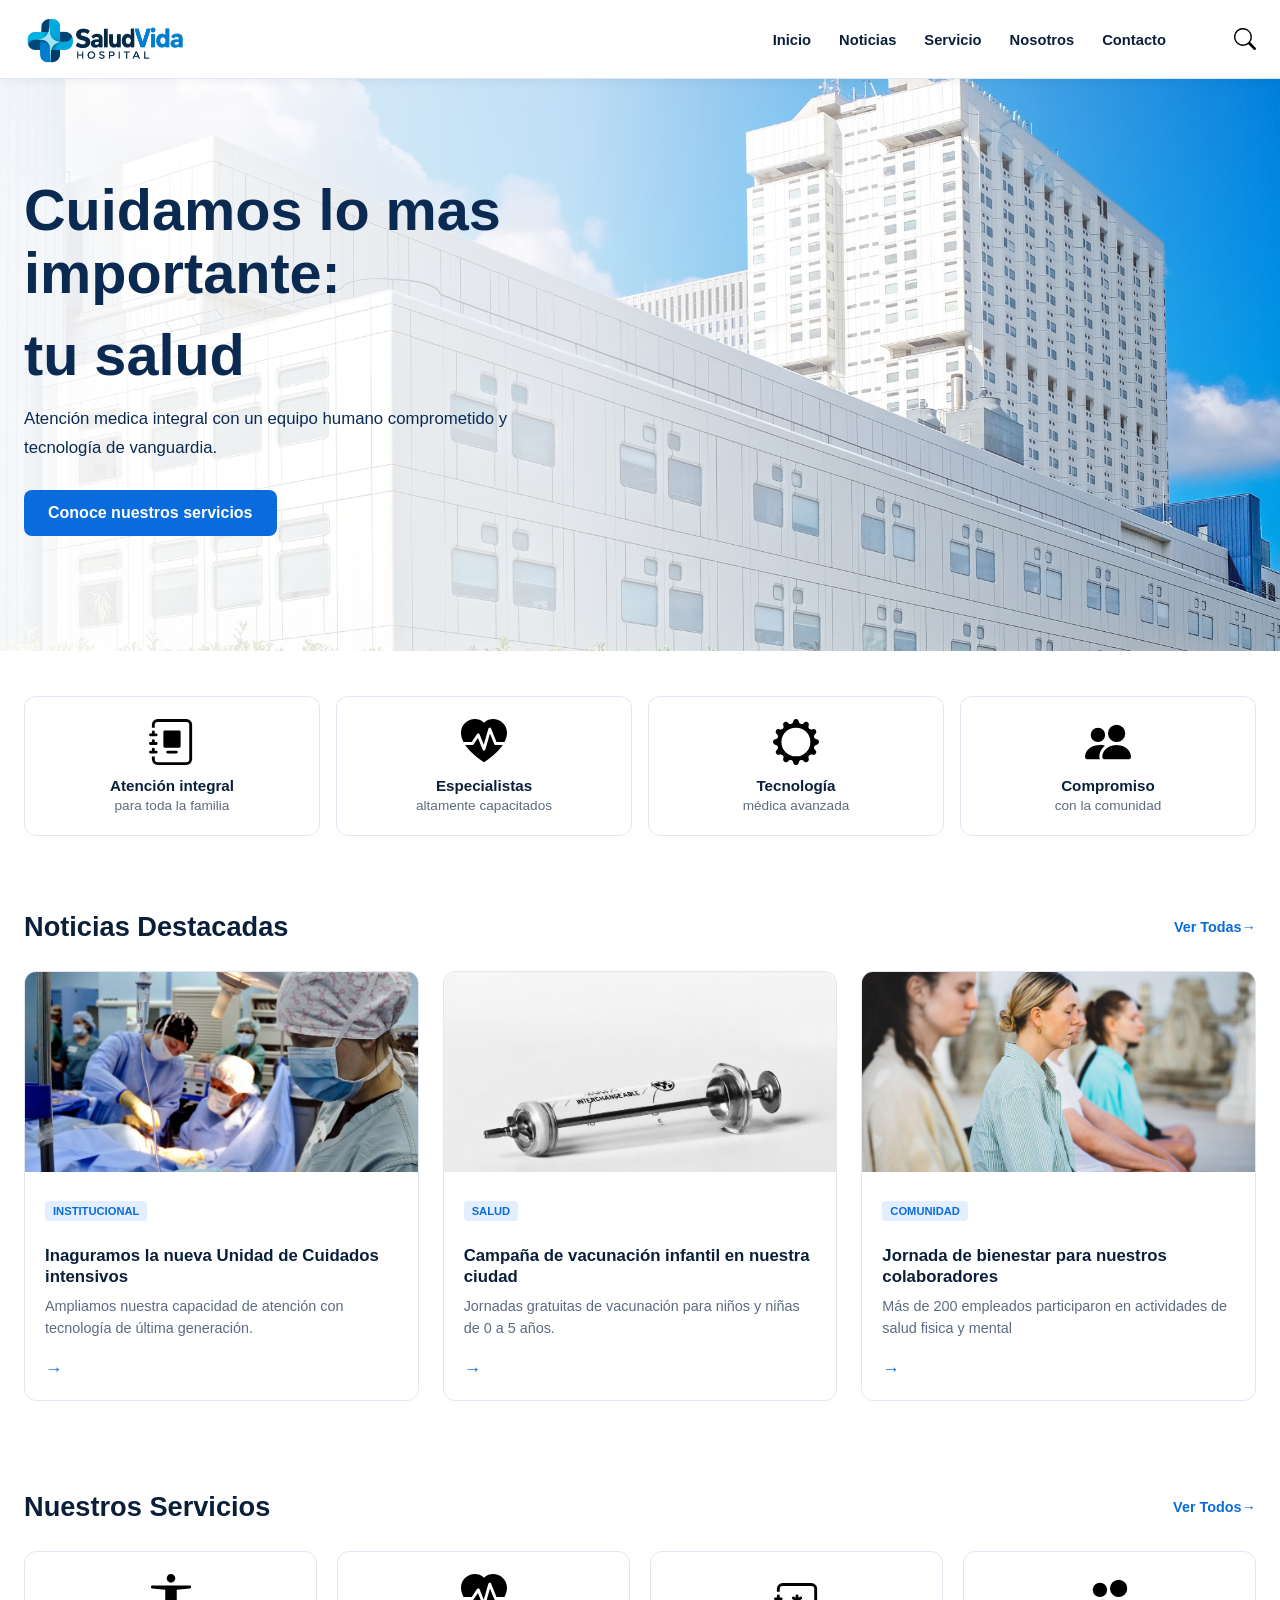
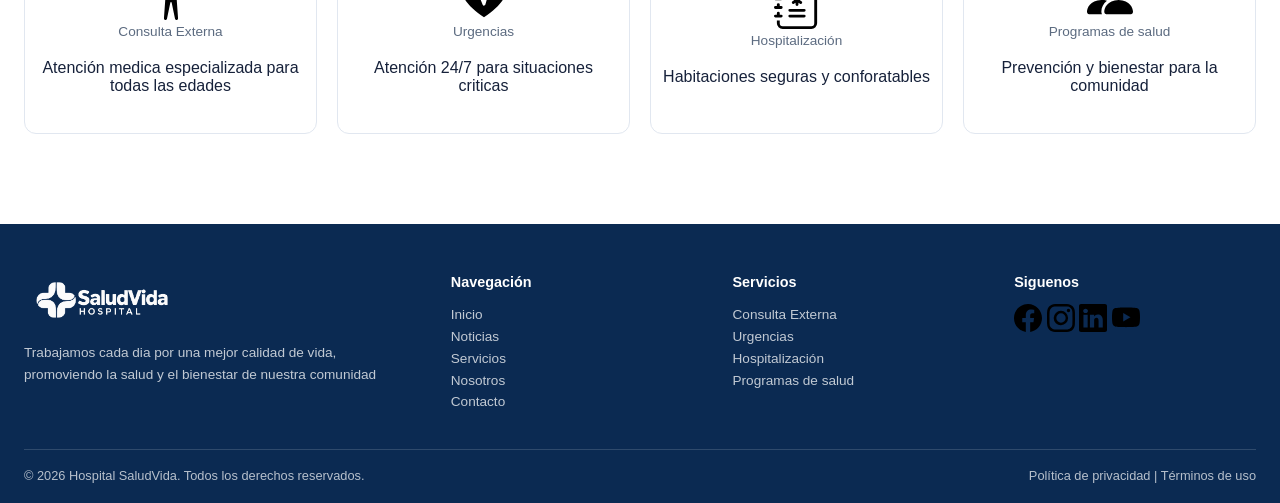
<file: Examen1/index.html>
<!DOCTYPE html>
<html lang="es">
<head>
    <meta charset="UTF-8">
    <meta name="viewport" content="width=device-width, initial-scale=1.0">
    <title>SaludVida Hospital</title>
    <link rel="stylesheet" href="css/styles.css">
</head>
<body>
    <div class="header">
        <div class="container cont-header">
            <a class="brand" href="index.html">
                <img alt="SaludVida" class="brand_logo" src="./img/logos/logo-saludvida-header.png">
            </a>
            <nav class="nav" aria-label="Navegacion principal">
                <a href="#">Inicio</a>
                <a href="#">Noticias</a>
                <a href="#">Servicio</a>
                <a href="#">Nosotros</a>
                <a href="#">Contacto</a>
            </nav>
            <a class="search" href="">
                <img alt="buscar" class="brand_search" src="./img/icons/search.svg">
            </a>
        </div>
    </div>
    <main>
        <section class="hero">
            <div class="container hero_grid">
                <div class="hero-copy">
                    <h1>Cuidamos lo mas importante:</h1>
                    <h1>tu salud</h1>
                    <p class="hero-desc">Atención medica integral con un equipo humano comprometido
                    y tecnología de vanguardia.</p>
                </div>
                <div class="hero-actions">
                    <a class="first-action" href="#">Conoce nuestros servicios</a>
                </div>
            </div>

        </div>
        </section>
        <section class="standards" id="estandares">
            <div class="container standards-grid">
                <article class="standard">
                    <img alt="" class="st_logo" src="./img/icons/journal-album.svg">
                    <h3>Atención integral</h3>
                    <span>para toda la familia</span>
                </article>
                <article class="standard">
                    <img alt="a" class="st_logo" src="./img/icons/heart.svg">
                    <h3>Especialistas</h3>
                    <span>altamente capacitados</span>
                </article>
                <article class="standard">
                    <img alt="a" class="st_logo" src="./img/icons/tech.svg">
                    <h3>Tecnología</h3>
                    <span>médica avanzada</span>
                </article>
                <article class="standard">
                    <img alt="a" class="st_logo" src="./img/icons/com.svg">
                    <h3>Compromiso</h3>
                    <span>con la comunidad</span>
                </article>
            </div>
        </section>
        <section class="news" id="noticias">
            <div class="container">
                <header class="section-heading">
                    <h2>Noticias Destacadas</h2>
                    <a class="more" href="#">Ver Todas→</a>
                </header>
                <div class="news-grid">
                    <div class="news-card">
                        <img alt="a" class="n_img" src="./img/image/n1.jpg">
                        <div class="card-copy">
                            <h3 class="theme">Institucional</h3>
                            <h3 class="tit">Inaguramos la nueva Unidad de Cuidados intensivos</h3>
                            <p>Ampliamos nuestra capacidad de atención con tecnología de última generación.</p>
                            <div class="card-links">
                                <a href="#">→</a>
                            </div>
                        </div>
                    </div>

                    <div class="news-card">
                        <img alt="a" class="n_img" src="./img/image/n2.jpg">
                        <div class="card-copy">
                            <h3 class="theme">Salud</h3>
                            <h3 class="tit">Campaña de vacunación infantil en nuestra ciudad</h3>
                            <p>Jornadas gratuitas de vacunación para niños y niñas de 0 a 5 años.</p>
                            <div class="card-links">
                                <a href="#">→</a>
                            </div>
                        </div>
                    </div>

                    <div class="news-card">
                        <img alt="a" class="n_img" src="./img/image/n3.jpg">
                        <div class="card-copy">
                            <h3 class="theme">Comunidad</h3>
                            <h3 class="tit">Jornada de bienestar para nuestros colaboradores</h3>
                            <p>Más de 200 empleados participaron en actividades de salud fisica y mental</p>
                            <div class="card-links">
                                <a href="#">→</a>
                            </div>
                        </div>
                    </div>
                </div>
            </div>
            </section>
        <section class="services" id="servicios">
            <div class="container">
                <header class="section-heading">
                    <h2>Nuestros Servicios</h2>
                    <a class="more" href="#">Ver Todos→</a>
                </header>
                <div class="services-grid">
                <article class="standard">
                    <img alt="a" class="st_logo" src="./img/icons/ce.svg">
                    <span>Consulta Externa</span>
                    <p>Atención medica especializada para todas las edades</p>
                </article>
                <article class="standard">
                    <img alt="a" class="st_logo" src="./img/icons/heart.svg">
                    <span>Urgencias</span>
                    <p>Atención 24/7 para situaciones criticas</p>
                </article>
                <article class="standard">
                    <img alt="a" class="st_logo" src="./img/icons/hosp.svg">
                    <span>Hospitalización</span>
                    <p>Habitaciones seguras y conforatables</p>
                </article>
                <article class="standard">
                    <img alt="a" class="st_logo" src="./img/icons/com.svg">
                    <span>Programas de salud</span>
                    <p>Prevención y bienestar para la comunidad</p>
                </article>
                </div>
            </section>
    </main>
    <footer class="footer" id="contacto">
        <div class="container footer-grid">
            <section>
                <a class="brand" href="index.html">
                    <img alt="SaludVida" class="brand_logo" src="./img/logos/logo-saludvida-footer.png">
                </a>
                <p>Trabajamos cada dia por una mejor calidad de vida, 
                    promoviendo la salud y el bienestar de nuestra comunidad</p>
            </section>
            <section>
                <h3>Navegación</h3>
                <p>Inicio</p>
                <p>Noticias</p>
                <p>Servicios</p>
                <p>Nosotros</p>
                <p>Contacto</p>
            </section>
            <section>
                <h3>Servicios</h3>
                <p>Consulta Externa</p>
                <p>Urgencias</p>
                <p>Hospitalización</p>
                <p>Programas de salud</p>
            </section>
            <section class="social-media">
                <h3>Siguenos</h3>
                <img alt="facebook" class="social-icon" src="./img/icons/facebook.svg">
                <img alt="instagram" class="social-icon" src="./img/icons/instagram.svg">
                <img alt="linkedin" class="social-icon" src="./img/icons/linkedin.svg">
                <img alt="youtube" class="social-icon" src="./img/icons/youtube.svg">
            </section>
        </div>
        <div class="container footer-bottom">
            <span>© 2026 Hospital SaludVida. Todos los derechos reservados.</span>
            <span>Política de privacidad | Términos de uso</span>
        </div>
    </footer>
</body>
</html>
</file>
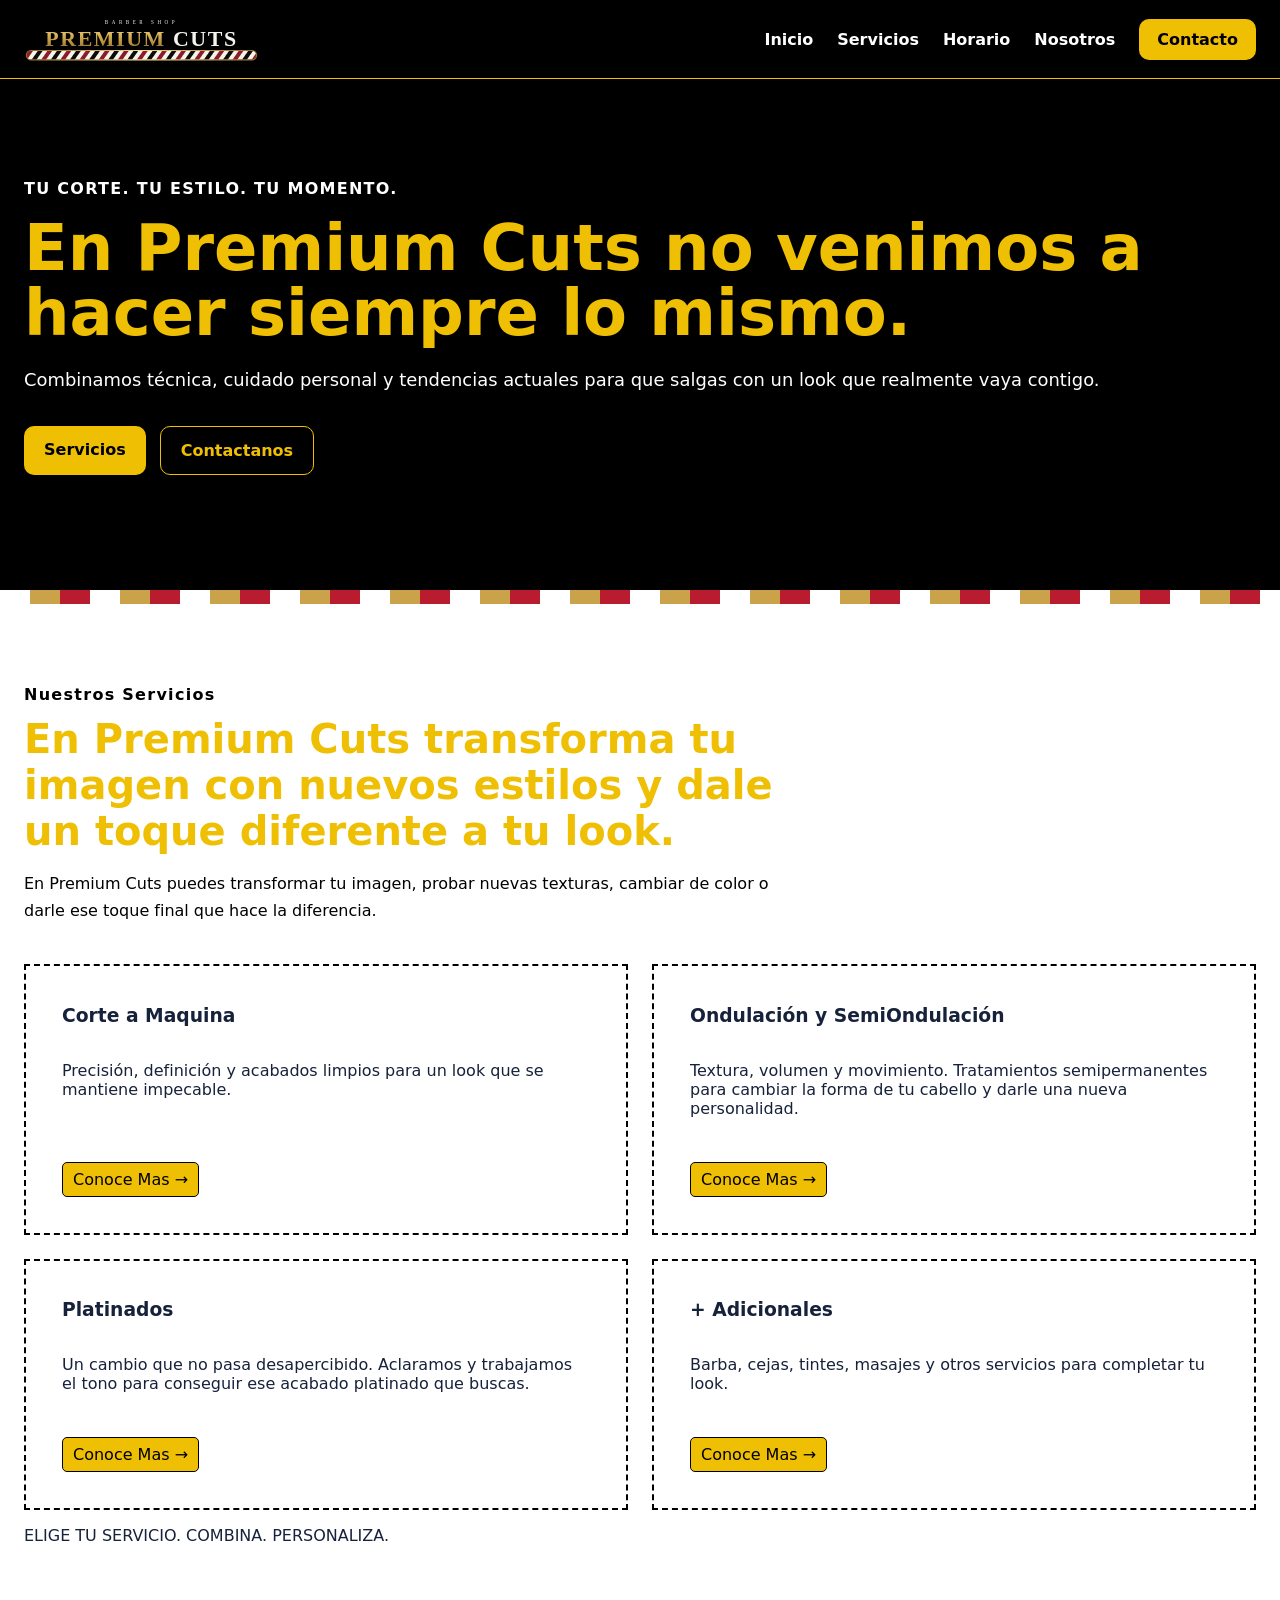
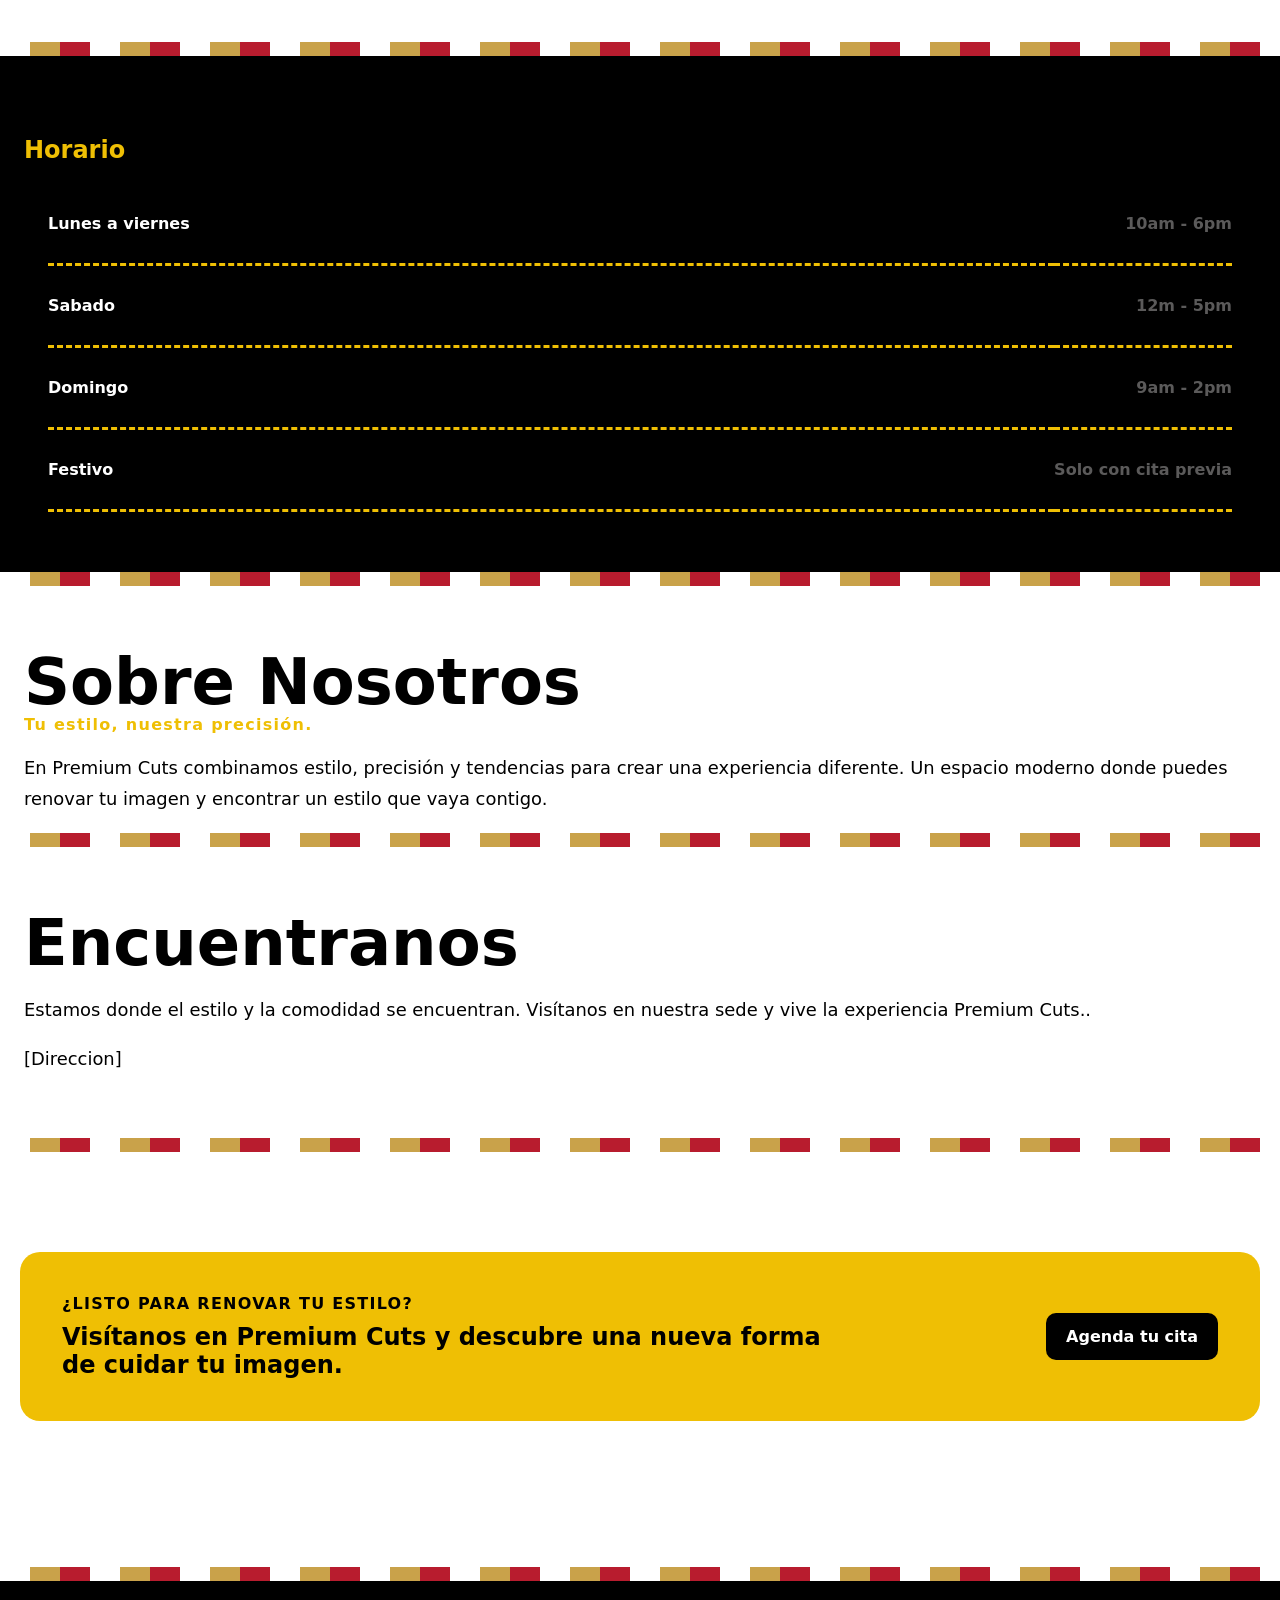
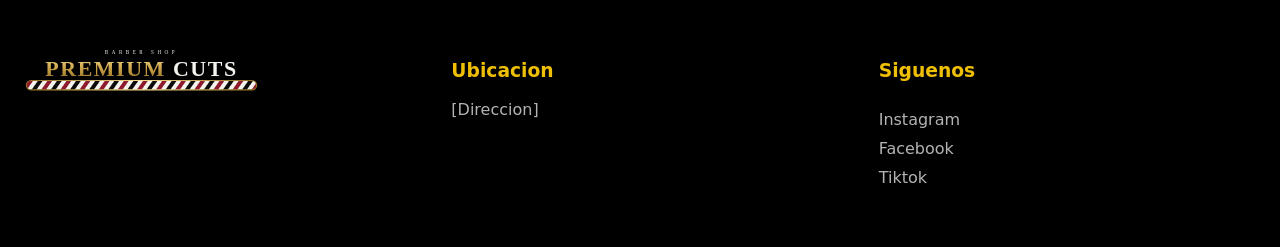
<file: Taller3/index.html>
<!DOCTYPE html>
<html>

<html lang="es">

<head>
    <meta charset="UTF-8">
    <meta name="viewport" content="width=device-width" , initial-scale="1.0">
    <title>Premiun Cuts</title>
    <link rel="stylesheet" href="./css/styles_i.css">
</head>

<body>
    <div class="header">
        <div class="container cont-header">
            <a class="brand" href="index.html">
                <img alt="PremiunCuts" class="brand_logo" src="./img/lognav.svg">
            </a>

            <nav class="nav" aria-label="Navegacion principal">
                <a href="inicio.html">Inicio</a>
                <a href="#servicios">Servicios</a>
                <a href="#horario">Horario</a>
                <a href="#nosotros">Nosotros</a>
                <a class="nav-cta" href="#contacto">Contacto</a>
            </nav>
        </div>
    </div>
    <main>
        <section class="hero">
            <div class="container2 hero_grid">
                <div class="hero-copy">
                    <span class="eyebrow">TU CORTE. TU ESTILO. TU MOMENTO.</span>
                    <h1>En Premium Cuts <span>no venimos a hacer siempre lo mismo.</span></h1>
                    <p class="hero-desc">Combinamos técnica, cuidado personal y tendencias actuales 
                    para que salgas con un look que realmente vaya contigo.
                    </p>
                </div>
                <div class="hero-actions">
                    <a class="first-action" href="#">Servicios</a>
                    <a class="second-action" href="#">Contactanos</a>
                </div>
            </div>
        </section>
        <section class="services" id="servicios">
            <div class="container2">
                <header class="section-heading">
                    <span class="section-label">Nuestros Servicios</span>
                    <h2>En Premium Cuts transforma tu imagen con nuevos estilos y dale un toque diferente a tu look.</h2>
                    <p>En Premium Cuts puedes transformar tu imagen, 
                    probar nuevas texturas, cambiar de color o darle ese toque final 
                    que hace la diferencia.</p>
                </header>
                <div class="services-grid">
                    <article class="service-card">
                        <h3>Corte a Maquina</h3>
                        <p>Precisión, definición y acabados limpios para un look que se mantiene impecable.</p>
                        <div class="card-links">
                            <a href="./corte.html">Conoce Mas →</a>
                        </div>
                    </article>

                    <article class="service-card">
                        <h3>Ondulación y SemiOndulación</h3>
                        <p>Textura, volumen y movimiento. Tratamientos semipermanentes para cambiar la forma de tu cabello y darle una nueva personalidad.</p>
                        <div class="card-links">
                            <a href="#">Conoce Mas →</a>
                        </div>
                    </article>

                    <article class="service-card">
                        <h3>Platinados</h3>
                        <p>Un cambio que no pasa desapercibido. Aclaramos y trabajamos el tono para conseguir ese acabado platinado que buscas.</p>
                        <div class="card-links">
                            <a href="#">Conoce Mas →</a>
                        </div>
                    </article>

                    <article class="service-card">
                        <h3>+ Adicionales</h3>
                        <p>Barba, cejas, tintes, masajes y otros servicios para completar tu look.</p>
                        <div class="card-links">
                            <a href="#">Conoce Mas →</a>
                        </div>
                    </article>
                </div>
                <p>ELIGE TU SERVICIO. COMBINA. PERSONALIZA.</p>
            </section>

        <section class="schedule" id="horario">
            <div class="container2 schedule-grid">
                <h1>Horario</h1>
                <div class="container2 standards-grid">
                    <span class="day">Lunes a viernes</span><span class="time">10am - 6pm</span>
                    <span class="day">Sabado</span><span class="time">12m - 5pm</span>
                    <span class="day">Domingo</span><span class="time">9am - 2pm</span>
                    <span class="day">Festivo</span><span class="time">Solo con cita previa</span>

                </div>
        </section>

        <section class="about" id="nosotros">
            <div class="container2 about-grid">
                <div class="about-copy">
                    <h1>Sobre Nosotros</h1>
                    <span class="eyebrow2">Tu estilo, nuestra precisión.</span>
                    <p class="about-desc">En Premium Cuts combinamos estilo, precisión y tendencias para crear una experiencia diferente.
                        Un espacio moderno donde puedes renovar tu imagen y encontrar un estilo que vaya contigo.</p>
                </div>
            </div>

        <section class="ubi" id="ubicacion">
            <div class="container2 ubi-grid">
                <div class="ubi-copy">
                    <h1>Encuentranos</h1>
                    <p class="ubi-desc">Estamos donde el estilo y la comodidad se encuentran. 
                        Visítanos en nuestra sede y vive la experiencia Premium Cuts..</p>
                    <p class="ubic">[Direccion]</p>
                </div>
            </div>
        </section>

        <section class="cta" id="contacto">
            <div class="cta-box">
                <div>
                    <span class="section-label">¿LISTO PARA RENOVAR TU ESTILO?</span>
                    <h2>Visítanos en Premium Cuts y descubre una nueva forma de cuidar tu imagen.</h2>
                </div>
                <a class="cta-button" href="#contacto">Agenda tu cita</a>
            </div>
        </section>
    </main>
    <footer class="footer" id="contacto">
        <div class="container footer-grid">
            <section>
                <img alt="PremiunCuts" class="brand_logo" src="./img/lognav.svg">                
            </section>
            <section>
                <h3>Ubicacion</h3>
                <p>[Direccion]</p>
            </section>
            <section class="social-media">
                <h3>Siguenos</h3>
                <a href="https://www.instagram.com/" target="_blank" rel="noopener noreferrer">Instagram</a>
                <a href="" target="_blank" rel="noopener noreferrer">Facebook</a>
                <a href="" target="_blank" rel="noopener noreferrer">Tiktok</a>
            </section>
        </div>
    </footer>
</body>
</html>
</file>
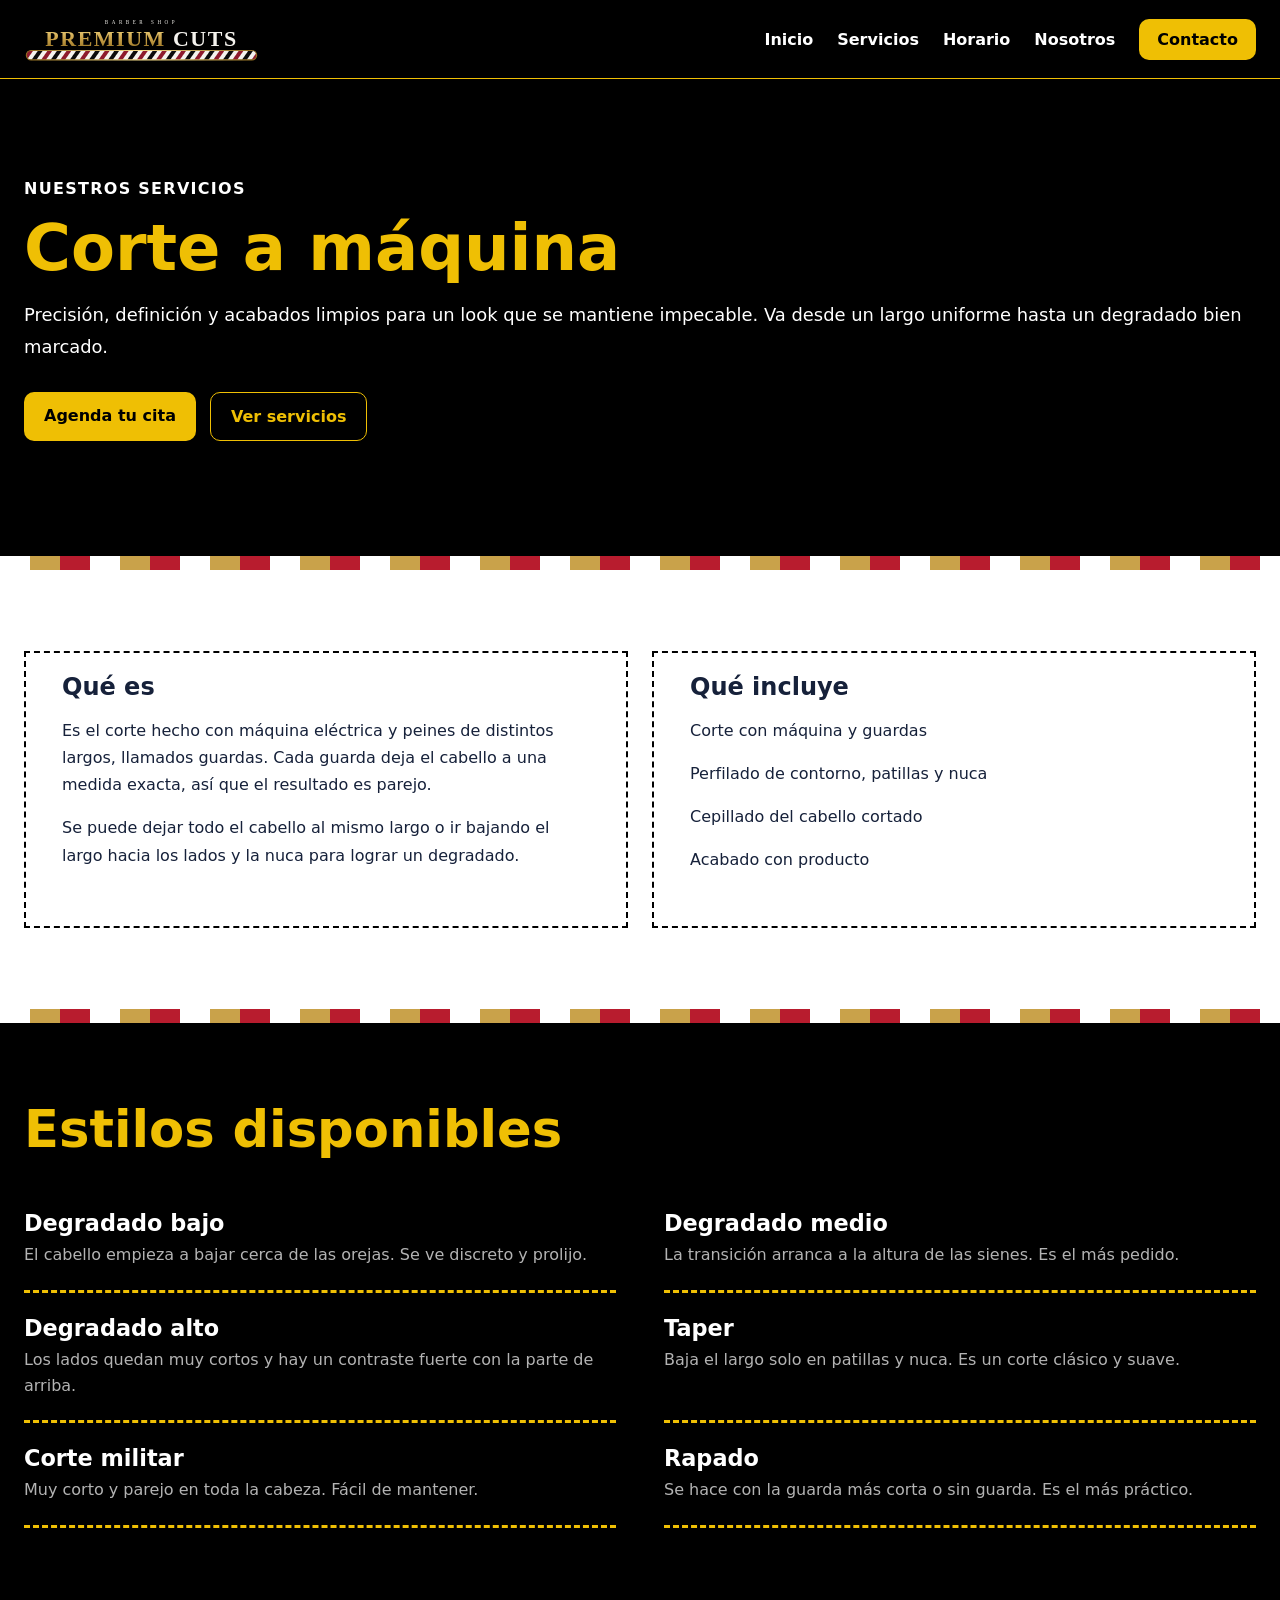
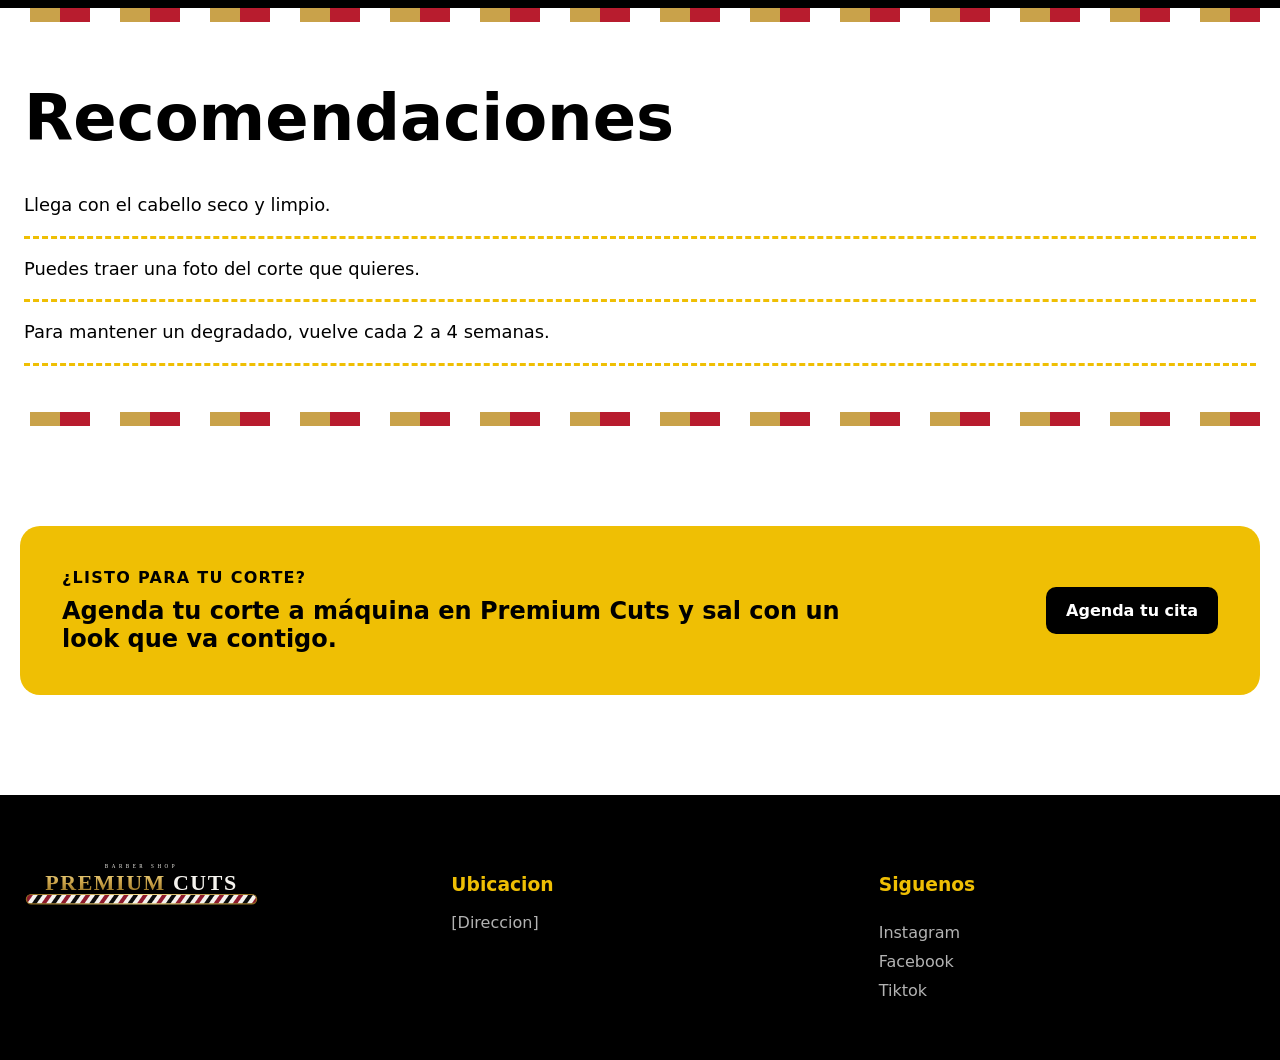
<file: Taller3/corte.html>
<!DOCTYPE html>
<html lang="es">
 
<head>
    <meta charset="UTF-8">
    <meta name="viewport" content="width=device-width, initial-scale=1.0">
    <title>Corte a máquina · Premium Cuts</title>
    <link rel="stylesheet" href="./css/styles_c.css">
</head>
 
<body>
    <div class="header">
        <div class="container cont-header">
            <a class="brand" href="index.html">
                <img alt="PremiumCuts" class="brand_logo" src="./img/lognav.svg">
            </a>
 
            <nav class="nav" aria-label="Navegacion principal">
                <a href="index.html">Inicio</a>
                <a href="index.html#servicios">Servicios</a>
                <a href="index.html#horario">Horario</a>
                <a href="index.html#nosotros">Nosotros</a>
                <a class="nav-cta" href="index.html#contacto">Contacto</a>
            </nav>
        </div>
    </div>
 
    <main>
        <section class="hero">
            <div class="container2">
                <div class="hero-copy">
                    <span class="eyebrow">NUESTROS SERVICIOS</span>
                    <h1>Corte a máquina</h1>
                    <p class="hero-desc">Precisión, definición y acabados limpios para un look que se mantiene impecable.
                    Va desde un largo uniforme hasta un degradado bien marcado.
                    </p>
                </div>
                <div class="hero-actions">
                    <a class="first-action" href="index.html#contacto">Agenda tu cita</a>
                    <a class="second-action" href="index.html#servicios">Ver servicios</a>
                </div>
            </div>
        </section>
 
        <section class="services">
            <div class="container2">
                <div class="services-grid">
                    <article class="service-card info-card">
                        <h3>Qué es</h3>
                        <p>Es el corte hecho con máquina eléctrica y peines de distintos largos, llamados guardas. Cada guarda deja el cabello a una medida exacta, así que el resultado es parejo.</p>
                        <p>Se puede dejar todo el cabello al mismo largo o ir bajando el largo hacia los lados y la nuca para lograr un degradado.</p>
                    </article>
 
                    <article class="service-card info-card">
                        <h3>Qué incluye</h3>
                        <ul>
                            <p>Corte con máquina y guardas</p>
                            <p>Perfilado de contorno, patillas y nuca</p>
                            <p>Cepillado del cabello cortado</p>
                            <p>Acabado con producto</p>
                        </ul>
                    </article>
                </div>
            </div>
        </section>
 
        <section class="estilos">
            <div class="container2">
                <h2>Estilos disponibles</h2>
                <div class="estilos-grid">
                    <div class="estilo">
                        <h3>Degradado bajo</h3>
                        <p>El cabello empieza a bajar cerca de las orejas. Se ve discreto y prolijo.</p>
                    </div>
                    <div class="estilo">
                        <h3>Degradado medio</h3>
                        <p>La transición arranca a la altura de las sienes. Es el más pedido.</p>
                    </div>
                    <div class="estilo">
                        <h3>Degradado alto</h3>
                        <p>Los lados quedan muy cortos y hay un contraste fuerte con la parte de arriba.</p>
                    </div>
                    <div class="estilo">
                        <h3>Taper</h3>
                        <p>Baja el largo solo en patillas y nuca. Es un corte clásico y suave.</p>
                    </div>
                    <div class="estilo">
                        <h3>Corte militar</h3>
                        <p>Muy corto y parejo en toda la cabeza. Fácil de mantener.</p>
                    </div>
                    <div class="estilo">
                        <h3>Rapado</h3>
                        <p>Se hace con la guarda más corta o sin guarda. Es el más práctico.</p>
                    </div>
                </div>
            </div>
        </section>
 
        <section class="about">
            <div class="container2 about-grid">
                <div class="about-copy">
                    <h1>Recomendaciones</h1>
                    <ul class="tips-list">
                        <li>Llega con el cabello seco y limpio.</li>
                        <li>Puedes traer una foto del corte que quieres.</li>
                        <li>Para mantener un degradado, vuelve cada 2 a 4 semanas.</li>
                    </ul>
                </div>
            </div>
        </section>
 
        <section class="cta">
            <div class="cta-box">
                <div>
                    <span class="section-label">¿LISTO PARA TU CORTE?</span>
                    <h2>Agenda tu corte a máquina en Premium Cuts y sal con un look que va contigo.</h2>
                </div>
                <a class="cta-button" href="index.html#contacto">Agenda tu cita</a>
            </div>
        </section>
    </main>
 
    <footer class="footer" id="contacto">
        <div class="container footer-grid">
            <section>
                <img alt="PremiumCuts" class="brand_logo" src="./img/lognav.svg">
            </section>
            <section>
                <h3>Ubicacion</h3>
                <p>[Direccion]</p>
            </section>
            <section class="social-media">
                <h3>Siguenos</h3>
                <a href="https://www.instagram.com/" target="_blank" rel="noopener noreferrer">Instagram</a>
                <a href="https://web.facebook.com/login/?locale=es_ES&_rdc=1&_rdr#" target="_blank" rel="noopener noreferrer">Facebook</a>
                <a href="https://www.tiktok.com/es/" target="_blank" rel="noopener noreferrer">Tiktok</a>
            </section>
        </div>
    </footer>
</body>
</html>
</file>
<file: Examen1/css/styles.css>
:root{
    --primary: #0b2a52;
    --second: #ffffff;
    --third: #0a6cdc;
    --fourth: #0b1f3a;
    --text: #16213a;
    --muted: #5c6b80;
    --border: #e1e7f0;
    --soft: #f5f8fc;
    --radius: 12px;
    --container: 1240px;
    --shadow: 0 20px 50px rgba(15, 40, 80, .10);
}

*{ box-sizing: border-box; }

html{
    scroll-behavior: smooth;
    scroll-padding-top: 90px;
}

body{
    margin: 0;
    font-family: Tahoma, Geneva, sans-serif;
    color: var(--text);
    background: #fff;
}

h1, h2, h3, h4{ font-family: Verdana, Geneva, sans-serif; }

a{ color: inherit; text-decoration: none; }

.container{
    width: min(calc(100% - 48px), var(--container));
    margin-inline: auto;
}

.header{
    position: sticky;
    top: 0;
    z-index: 1000;
    background: var(--second);
    border-bottom: 1px solid var(--border);
    box-shadow: 0 2px 10px rgba(15, 40, 80, .06);
}

.cont-header{
    min-height: 78px;
    display: flex;
    align-items: center;
    justify-content: space-between;
    gap: 28px;
}

.brand_logo{ display: block; width: auto; height: 52px; max-width: 235px; object-fit: contain; }
.brand_search{ display: block; width: 22px; height: 22px; object-fit: contain; }

.nav{ display: flex; align-items: center; gap: 28px; margin-left: auto; margin-right: 40px; }
.nav a{ color: var(--fourth); font-weight: 700; font-size: .92rem; padding: 28px 0 24px; border-bottom: 3px solid transparent; }
.nav a:hover, .nav a.active{ color: var(--third); border-bottom-color: var(--third); }

.hero{
    padding: 100px 0 115px;
    background: linear-gradient(90deg, rgba(255,255,255,.95) 0%, rgba(255,255,255,.75) 45%, rgba(255,255,255,0) 100%),
                url("../img/image/hospital.jpg") center/cover var(--soft);
}
.hero-grid{ display: grid; grid-template-columns: minmax(0, 1fr); }
.hero-copy{ max-width: 520px; }
.hero h1{
    margin: 0 0 18px;
    color: var(--primary);
    font-size: clamp(2.4rem, 4.5vw, 3.6rem);
    line-height: 1.1;
}
.hero-desc{ color: var(--primary); font-size: 1.05rem; line-height: 1.7; margin: 0; }
.hero-actions{ margin-top: 28px; }
.first-action{
    display: inline-block;
    padding: 14px 24px;
    border-radius: 8px;
    font-weight: 700;
    background: var(--third);
    color: #fff;
}
.first-action:hover{ background: #0856b0; }

.standards{ padding: 45px 0; }
.standards-grid{ display: grid; grid-template-columns: repeat(4, 1fr); gap: 16px; }
.standard{
    display: flex;
    flex-direction: column;
    align-items: center;
    justify-content: center;
    gap: 4px;
    padding: 22px 12px;
    text-align: center;
    border: 1px solid var(--border);
    border-radius: var(--radius);
    background: #fff;
}
.standard h3{ margin: 8px 0 0; font-size: .95rem; color: var(--fourth); }
.standard span{ color: var(--muted); font-size: .85rem; }
.st_logo{ display: block; width: auto; height: 46px; object-fit: contain; }

.section-heading{
    width: 100%;
    margin-bottom: 28px;
    display: flex;
    align-items: center;
    justify-content: space-between;
}
.section-heading h2{ color: var(--fourth); font-size: 1.7rem; margin: 0; }
.more{ color: var(--third); font-weight: 700; font-size: .9rem; }

.news{ padding: 30px 0 50px; }
.news-grid{ display: grid; grid-template-columns: repeat(3, minmax(0, 1fr)); gap: 24px; }
.news-card{
    display: flex;
    flex-direction: column;
    border: 1px solid var(--border);
    background: #fff;
    border-radius: var(--radius);
    overflow: hidden;
    transition: .2s;
}
.news-card:hover{ transform: translateY(-5px); box-shadow: var(--shadow); }
.n_img{ display: block; width: 100%; height: 200px; object-fit: cover; }
.card-copy{ padding: 18px 20px 20px; display: flex; flex-direction: column; flex: 1; }
.theme{
    align-self: flex-start;
    background: #e3efff;
    color: var(--third);
    font-size: .7rem;
    font-weight: 800;
    text-transform: uppercase;
    padding: 4px 8px;
    border-radius: 4px;
}
.tit{ margin: 12px 0 8px; font-size: 1.05rem; color: var(--fourth); line-height: 1.3; }
.card-copy p{ margin: 0; color: var(--muted); font-size: .9rem; line-height: 1.5; }
.card-links{
    display: flex;
    justify-content: space-between;
    align-items: center;
    margin-top: auto;
    padding-top: 20px;
}
.date{ font-size: .85rem; color: var(--muted); }
.card-links a{ color: var(--third); font-weight: 700; font-size: 1.1rem; }

.services{ padding: 40px 0 90px; }
.services-grid{ display: grid; grid-template-columns: repeat(4, minmax(0, 1fr)); gap: 20px; }
.service-card{
    display: flex;
    flex-direction: column;
    align-items: center;
    text-align: center;
    padding: 28px 18px;
    border: 1px solid var(--border);
    background: #fff;
    border-radius: var(--radius);
    transition: .2s;
}
.service-card:hover{ transform: translateY(-5px); box-shadow: var(--shadow); }
.service-card h3{ margin: 14px 0 8px; font-size: 1rem; color: var(--fourth); }
.service-card p{ margin: 0; color: var(--muted); font-size: .88rem; line-height: 1.5; }

.footer{ padding: 50px 0 20px; background: var(--primary); color: var(--second); }
.footer-grid{ display: grid; grid-template-columns: 1.6fr 1fr 1fr 1fr; gap: 40px; }
.footer h3{ font-size: .9rem; margin: 0 0 14px; }
.footer p, .footer a{ color: rgba(255,255,255,.75); font-size: .85rem; line-height: 1.6; margin: 0; }
.footer a{ display: block; margin-bottom: 6px; }
.footer a:hover{ color: #fff; }
.footer .brand{ display: inline-block; margin-bottom: 12px; }
.social-row{ display: flex; gap: 10px; }
.social-icon{ width: 28px; height: 28px; object-fit: contain; }
.footer-bottom{
    display: flex;
    justify-content: space-between;
    margin-top: 36px;
    padding-top: 18px;
    border-top: 1px solid rgba(255,255,255,.15);
    font-size: .8rem;
    color: rgba(255,255,255,.7);
}

.topbar{ background: var(--primary); color: #fff; font-size: .8rem; }
.topbar-inner{ min-height: 36px; display: flex; align-items: center; justify-content: space-between; gap: 20px; }
.topbar-info{ display: flex; gap: 24px; }
.topbar-links{ display: flex; gap: 14px; }
.topbar .mini-icon{ width: 13px; height: 13px; margin-right: 6px; vertical-align: -2px; filter: invert(1); }

.page-hero{
    padding: 70px 0;
    background: linear-gradient(90deg, rgba(255,255,255,.95) 0%, rgba(255,255,255,.7) 50%, rgba(255,255,255,0) 100%),
                url("../img/image/doctora.jpg") right center/cover var(--soft);
}
.page-hero h1{ margin: 0 0 12px; font-size: 2.6rem; color: var(--primary); }
.page-hero p{ margin: 0; max-width: 420px; color: var(--text); line-height: 1.6; }

.contact{ padding: 40px 0 70px; }
.contact-grid{ display: grid; grid-template-columns: 1.7fr 1fr; gap: 36px; align-items: start; }

.form-card{
    padding: 28px;
    border: 1px solid var(--border);
    border-radius: var(--radius);
    background: #fff;
}
.form-card h2{ margin: 0 0 4px; font-size: 1.25rem; color: var(--fourth); }
.form-sub{ margin: 0 0 20px; color: var(--muted); font-size: .85rem; }

.field{ display: flex; flex-direction: column; margin-bottom: 16px; }
.field label, .legend{ font-size: .8rem; font-weight: 700; color: var(--fourth); margin-bottom: 6px; }
.req{ color: #d62839; }
.field input, .field select, .field textarea{
    width: 100%;
    padding: 11px 12px;
    border: 1px solid var(--border);
    border-radius: 6px;
    background: #fff;
    font-family: inherit;
    font-size: .85rem;
    color: var(--text);
}
.field input:focus, .field select:focus, .field textarea:focus{
    outline: none;
    border-color: var(--third);
    box-shadow: 0 0 0 3px rgba(10, 108, 220, .15);
}
.field textarea{ min-height: 110px; resize: vertical; }
.row-2{ display: grid; grid-template-columns: 1fr 1fr; gap: 16px; }

.radios{ display: grid; grid-template-columns: 1fr 1fr; gap: 8px 16px; font-size: .85rem; }
.radios label{ display: flex; align-items: center; gap: 8px; font-weight: 400; margin: 0; }
.check{ display: flex; align-items: center; gap: 8px; font-size: .85rem; margin-bottom: 18px; }
.check a{ color: var(--third); font-weight: 700; }

.btn-send{
    padding: 13px 28px;
    border: 0;
    border-radius: 8px;
    background: var(--third);
    color: #fff;
    font-weight: 700;
    font-family: inherit;
    cursor: pointer;
}
.btn-send:hover{ background: #0856b0; }

.info-card h3{ font-size: 1rem; color: var(--fourth); margin: 0 0 18px; }
.info-item{ display: flex; gap: 14px; margin-bottom: 18px; }
.info-icon{
    flex-shrink: 0;
    width: 40px;
    height: 40px;
    border-radius: 50%;
    background: #e3efff;
    display: grid;
    place-items: center;
}
.info-icon img{ width: 18px; height: 18px; }
.info-item strong{ display: block; font-size: .88rem; color: var(--fourth); margin-bottom: 2px; }
.info-item span{ display: block; font-size: .83rem; color: var(--muted); line-height: 1.5; }
.info-card hr{ border: 0; border-top: 1px solid var(--border); margin: 24px 0; }
.map{ width: 100%; height: 150px; border: 0; border-radius: var(--radius); }
.info-card .social-row{ margin-top: 4px; }
.info-card .social-icon{ width: 34px; height: 34px; }

@media (max-width: 900px){
    .nav{ display: none; }
    .standards-grid, .services-grid{ grid-template-columns: repeat(2, 1fr); }
    .news-grid, .contact-grid{ grid-template-columns: 1fr; }
    .footer-grid{ grid-template-columns: 1fr 1fr; }
    .topbar-links{ display: none; }
}

@media (max-width: 560px){
    .standards-grid, .services-grid, .footer-grid, .row-2, .radios{ grid-template-columns: 1fr; }
    .footer-bottom{ flex-direction: column; gap: 6px; }
}
</file>
<file: Taller3/css/styles_i.css>
:root{
    --primary: #000000;
    --second:#efbf04;
    --third: #ffffff;
    --third-hover:#ffe066;
    --fourth: #cf010b;
    --navy: #cf010b;
    --text: #16213a;
    --muted: #5c5b5bfb;
    --border: #667085;
    --soft: #f8faff;
    --radius: 14px;
    --container: 1440px;
    --container2: 1240px;
    --shadow: 0 20px 50px rgba(15, 40, 80, .08);
}

*{box-sizing:border-box;}

html{scroll-behavior:smooth;}
body{
    margin: 0;
    font-family: Inter, system-ui, -apple-system, system-ui, -apple-system, BlinkMacSystemFont, 'Segoe UI', Roboto, Oxygen, Ubuntu, Cantarell, 'Open Sans', 'Helvetica Neue', sans-serif;
    color:var(--text);
    background:#000;
}

a{ color: inherit; text-decoration: none;}
.container{
    width:min(calc(100% - 48px), var(--container));
    margin-inline: auto;
}

.container2{
    width:min(calc(100% - 48px), var(--container2));
    margin-inline: auto;
}

.header{
    position:sticky;
    top: 0;
    z-index: 1000;
    background: rgba(0, 0, 0, .96);
    border-bottom:1px solid var(--second);
    backdrop-filter:blur(14px);
}
.cont-header{
    min-height: 78px;
    display: flex;
    align-items: center;
    justify-content: space-between;
    gap: 28px;
}
.brand_logo {display: block; width: auto; height: 56px; max-width: 235px; object-fit: contain;}
.nav { display: flex; align-items: center; gap: 24px; }
.nav a { color: var(--third); font-weight: 600; }
.nav a:hover { color: var(--third-hover); }
.nav-cta {
    padding: 11px 18px;
    border-radius: 10px;
    background: var(--second);
    color: #000 !important;
}

.hero { background:var(--primary); padding: 100px 0 115px; overflow: hidden; }
.hero-grid {
    display: grid;
    grid-template-columns: minmax(0, 1.08fr) minmax(380px, .92fr);
    align-items: center;
    gap: 80px;
}
.eyebrow { color: var(--third); font-weight: 800; letter-spacing: .08em; }
.hero h1 {
    margin: 18px 0 0;
    color: var(--second);
    font-size: clamp(3.2rem, 5vw, 5rem);
    line-height: 1.02;
}
.hero h1 span { color: var(--second); }
.hero-desc { color: var(--third); font-size: 1.12rem; line-height: 1.75; }
.hero-actions { display: flex; flex-wrap: wrap; gap: 14px; margin-top: 30px; }
.first-action, .second-action { padding: 14px 20px; border-radius: 10px; font-weight: 700; }
.first-action { background: var(--second); color: #000; }
.second-action { border: 1px solid var(--second); color:var(--second)}

.services {position: relative; padding: 95px 0; background: var(--third); }
.services::before,
.services::after {
  content: "";
  position: absolute;
  left: 0;
  right: 0;
  height: 14px;
  background: repeating-linear-gradient(
    90deg,
    #fff 0 30px,
    #c9a24a 30px 60px,
    #b81c2e 60px 90px);
}
.services::before { top: 0; }
.services::after  { bottom: 0; }

.section-heading { max-width: 760px; margin-bottom: 40px; }
.section-label { color: var(--primary); font-weight: 800; letter-spacing: .08em; }
.section-heading h2 { color: var(--second); font-size: 2.5rem; margin: 12px 0; }
.section-heading p { color: var(--primary); line-height: 1.7; }
.services-grid { display: grid; grid-template-columns: repeat(2, minmax(0, 1fr)); gap: 24px; }
.service-card {
    display: flex;
    flex-direction: column;
    padding: 36px;
    padding-top: 20px;
    border: 2px dashed var(--primary);
    background: #fff;
    transition: .2s;
}

.service-card:hover { transform: translateY(-5px); box-shadow: var(--shadow); }
.card-links { gap: 10px; display: flex; flex-wrap: wrap; margin-top: auto; padding-top: 28px; }
.card-links a { padding: 7px 10px; border: 1px solid var(--primary); background: var(--second); border-radius: 5px; color: var(--primary); }

.standards{
    padding: 45px 0;
}

.schedule{padding: 60px 0;
}

.schedule-grid h1{ color:var(--second)
}

.standards-grid{
    display:grid;
    grid-template-columns:1fr auto;
    gap: 0;
}
.day, .time {
    min-height: 82px;
    display: flex;
    place-items: center;
    font-weight: 800;
    border-bottom: 3px dashed var(--second);
}

.day {padding-right: 16px; color:var(--third);
}

.time {
  color:var(--muted);
  justify-content: flex-end;
  text-align: right;
}

.about,
.ubi {
  position: relative;
  padding: 60px 0;
  background: var(--third);
}

/* Franjas decorativas arriba y abajo */
.about::before,
.about::after,
.ubi::before,
.ubi::after {
  content: "";
  position: absolute;
  left: 0;
  right: 0;
  height: 14px;
  background: repeating-linear-gradient(
    90deg,
    transparent 0 30px,
    #c9a24a 30px 60px,
    #b81c2e 60px 90px
  );
}

.about::before,
.ubi::before { top: 0; }

.about::after,
.ubi::after { bottom: 0; }

/* Textos */
.about h1 {
  margin: 18px 0 0;
  font-size: clamp(3.2rem, 5vw, 5rem);
  line-height: 1.02;
  color: var(--second);
}

.about-copy h1,
.ubi-copy h1 { color: var(--primary); }

.about-copy p,
.ubi-copy p {
  color: var(--primary);
  font-size: 1.12rem;
  line-height: 1.75;
}

.eyebrow2 {
  color: var(--second);
  font-weight: 800;
  letter-spacing: .08em;
}

.cta { padding: 80px 0; background:var(--third) }
.cta-box {
    display: flex; align-items: center; margin: 20px; justify-content: space-between; gap: 40px;
    padding: 42px; border-radius: 20px; background: var(--second); color: #000;
}
.cta-box h2 { margin: 10px 0 0; max-width: 780px; }
.cta-button { padding: 14px 20px; border-radius: 10px; background: var(--primary); color: #fff; font-weight: 800; white-space: nowrap; }

.social-media { display: flex; flex-direction: column; align-items: flex-start; gap: 10px; }
.footer { padding: 60px 0; background: var(--primary); color: var(--second); }
.footer-grid { display: grid; grid-template-columns: repeat(3, 1fr); gap: 50px; }
.footer p, .footer a { color: rgba(255,255,255,.7); }

@media (max-width: 1024px) {
    .hero-grid{grid-template-columns: 1fr;}
}
@media (max-width: 800px){
    .header-container {
        align-items: flex-start;
        flex-direction: column;
        padding-block: 16px;
    }
    .nav{ flex-wrap: wrap;}
    .services-grid, .standards-grid, .footer-grid {grid-template-columns: 1fr; }
    .cta-box{align-items:flex-start; flex-direction: column;}
}

@media (max-width:640px){
    .container {width:min(calc(100%-28px), var(--container));}
    .hero{padding:70px 0;}
    .hero h1{font-size: 2.75rem;}
    .service-card{padding:26px;}
}
</file>
<file: Taller3/css/styles_c.css>
:root {
    --primary: #000000;
    --second: #efbf04;
    --third: #ffffff;
    --third-hover: #ffe066;
    --fourth: #cf010b;
    --text: #16213a;
    --border: #667085;
    --shadow: 0 20px 50px rgba(15, 40, 80, .08);
    --container: 1440px;
    --container2: 1240px;
}
 
* { box-sizing: border-box; }
 
html { scroll-behavior: smooth; }
 
body {
    margin: 0;
    font-family: Inter, system-ui, -apple-system, 'Segoe UI', Roboto, 'Helvetica Neue', sans-serif;
    color: var(--text);
    background: #000;
}
 
a { color: inherit; text-decoration: none; }
 
.container {
    width: min(calc(100% - 48px), var(--container));
    margin-inline: auto;
}
.container2 {
    width: min(calc(100% - 48px), var(--container2));
    margin-inline: auto;
}
 
/* ---------- Encabezado y menú ---------- */
.header {
    position: sticky;
    top: 0;
    z-index: 1000;
    background: rgba(0, 0, 0, .96);
    border-bottom: 1px solid var(--second);
    backdrop-filter: blur(14px);
}
.cont-header {
    min-height: 78px;
    display: flex;
    align-items: center;
    justify-content: space-between;
    gap: 28px;
}
.brand_logo { display: block; width: auto; height: 56px; max-width: 235px; object-fit: contain; }
.nav { display: flex; align-items: center; gap: 24px; }
.nav a { color: var(--third); font-weight: 600; }
.nav a:hover { color: var(--third-hover); }
.nav-cta {
    padding: 11px 18px;
    border-radius: 10px;
    background: var(--second);
    color: #000 !important;
}
 
/* ---------- Inicio (hero) ---------- */
.hero { background: var(--primary); padding: 100px 0 115px; overflow: hidden; }
.back-link {
    display: block;
    margin-bottom: 22px;
    color: rgba(255, 255, 255, .7);
    font-weight: 600;
}
.back-link:hover { color: var(--third); }
.eyebrow { color: var(--third); font-weight: 800; letter-spacing: .08em; }
.hero h1 {
    margin: 18px 0 0;
    color: var(--second);
    font-size: clamp(3.2rem, 5vw, 5rem);
    line-height: 1.02;
}
.hero-desc { color: var(--third); font-size: 1.12rem; line-height: 1.75; }
.hero-actions { display: flex; flex-wrap: wrap; gap: 14px; margin-top: 30px; }
.first-action, .second-action { padding: 14px 20px; border-radius: 10px; font-weight: 700; }
.first-action { background: var(--second); color: #000; }
.second-action { border: 1px solid var(--second); color: var(--second); }
 
/* ---------- Franjas decorativas (services y about) ---------- */
.services,
.about {
    position: relative;
    background: var(--third);
}
.services::before,
.services::after,
.about::before,
.about::after {
    content: "";
    position: absolute;
    left: 0;
    right: 0;
    height: 14px;
    background: repeating-linear-gradient(
        90deg,
        transparent 0 30px,
        #c9a24a 30px 60px,
        #b81c2e 60px 90px
    );
}
.services::before, .about::before { top: 0; }
.services::after,  .about::after  { bottom: 0; }
 
/* ---------- Qué es / Qué incluye ---------- */
.services { padding: 95px 0; }
.services-grid { display: grid; grid-template-columns: repeat(2, minmax(0, 1fr)); gap: 24px; }
.service-card {
    padding: 20px 36px 36px;
    border: 2px dashed var(--primary);
    background: var(--third);
    transition: .2s;
}
.service-card:hover { transform: translateY(-5px); box-shadow: var(--shadow); }
.service-card h3 { margin: 0 0 12px; font-size: 1.5rem; }
.service-card p { line-height: 1.7; }
.service-card ul { margin: 0; padding: 0; list-style: none; }
.service-card li {
    position: relative;
    padding: 10px 0 10px 22px;
    border-bottom: 1px dotted var(--border);
}
.service-card li:last-child { border-bottom: 0; }
.service-card li::before {
    content: "";
    position: absolute;
    left: 0;
    top: 18px;
    width: 9px;
    height: 9px;
    background: var(--fourth);
}
 
/* ---------- Estilos disponibles ---------- */
.estilos { padding: 80px 0; background: var(--primary); }
.estilos h2 {
    margin: 0 0 32px;
    color: var(--second);
    font-size: clamp(2.4rem, 4vw, 3.2rem);
    line-height: 1.05;
}
.estilos-grid {
    display: grid;
    grid-template-columns: repeat(2, minmax(0, 1fr));
    column-gap: 48px;
}
.estilo { padding: 22px 0; border-bottom: 3px dashed var(--second); }
.estilo h3 { margin: 0 0 6px; color: var(--third); font-size: 1.4rem; }
.estilo p { margin: 0; color: rgba(255, 255, 255, .7); line-height: 1.6; }
 
/* ---------- Recomendaciones ---------- */
.about { padding: 60px 0; }
.about-copy h1 {
    margin: 18px 0 0;
    color: var(--primary);
    font-size: clamp(2.2rem, 5vw, 5rem);
    line-height: 1.02;
}
.tips-list { margin: 24px 0 0; padding: 0; list-style: none; }
.tips-list li {
    padding: 16px 0;
    border-bottom: 3px dashed var(--second);
    color: var(--primary);
    font-size: 1.12rem;
    line-height: 1.6;
}
 
/* ---------- Llamado a la acción ---------- */
.cta { padding: 80px 0; background: var(--third); }
.cta-box {
    display: flex;
    align-items: center;
    justify-content: space-between;
    gap: 40px;
    margin: 20px;
    padding: 42px;
    border-radius: 20px;
    background: var(--second);
    color: #000;
}
.section-label { color: var(--primary); font-weight: 800; letter-spacing: .08em; }
.cta-box h2 { margin: 10px 0 0; max-width: 780px; }
.cta-button {
    padding: 14px 20px;
    border-radius: 10px;
    background: var(--primary);
    color: #fff;
    font-weight: 800;
    white-space: nowrap;
}
 
/* ---------- Pie de página ---------- */

.social-media { display: flex; flex-direction: column; align-items: flex-start; gap: 10px; }
.footer { padding: 60px 0; background: var(--primary); color: var(--second); }
.footer-grid { display: grid; grid-template-columns: repeat(3, 1fr); gap: 50px; }
.footer p, .footer a { color: rgba(255, 255, 255, .7); }
 
/* ---------- Responsive ---------- */
@media (max-width: 800px) {
    .cont-header { flex-direction: column; align-items: flex-start; padding-block: 16px; gap: 14px; }
    .nav { flex-wrap: wrap; gap: 14px 20px; }
    .services-grid, .estilos-grid, .footer-grid { grid-template-columns: 1fr; }
    .cta-box { flex-direction: column; align-items: flex-start; }
}
 
@media (max-width: 640px) {
    .container, .container2 { width: min(calc(100% - 28px), var(--container)); }
    .hero { padding: 70px 0; }
    .hero h1 { font-size: 2.75rem; }
    .service-card { padding: 20px 26px 26px; }
}
</file>
